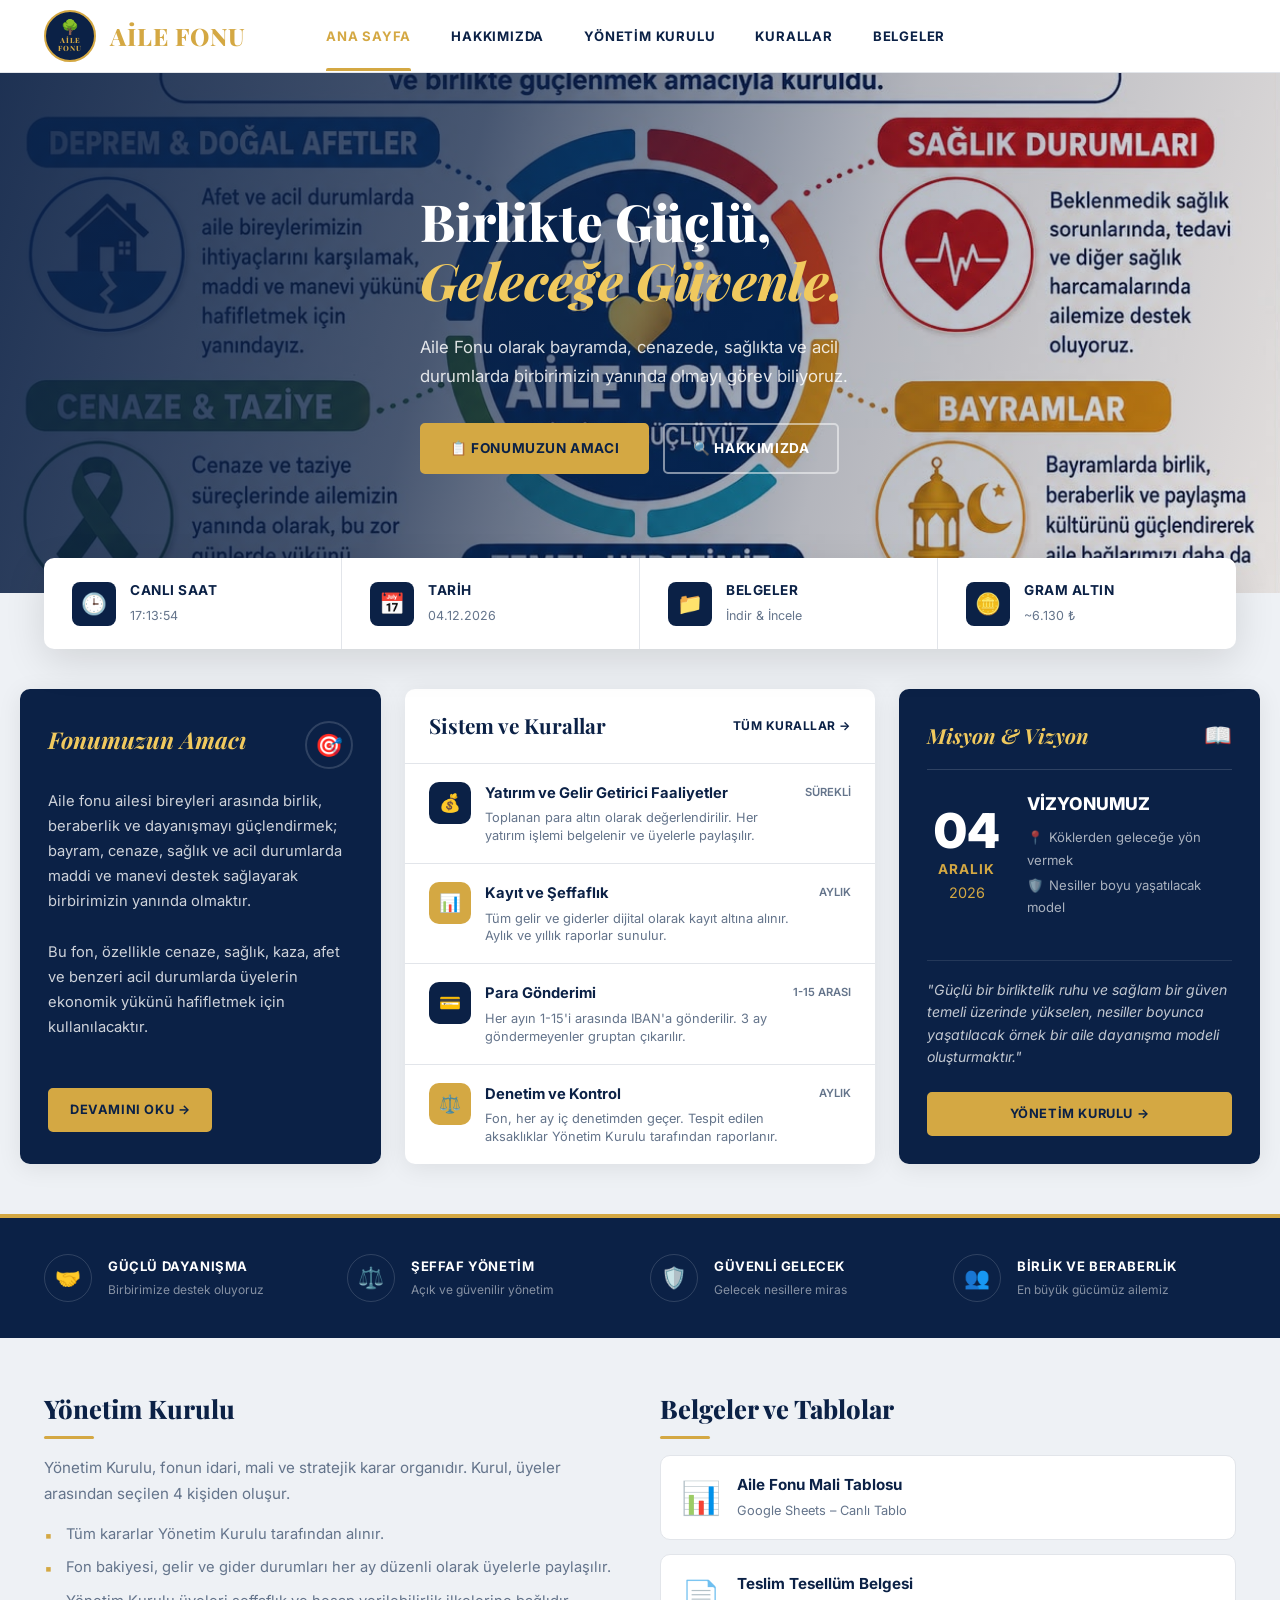
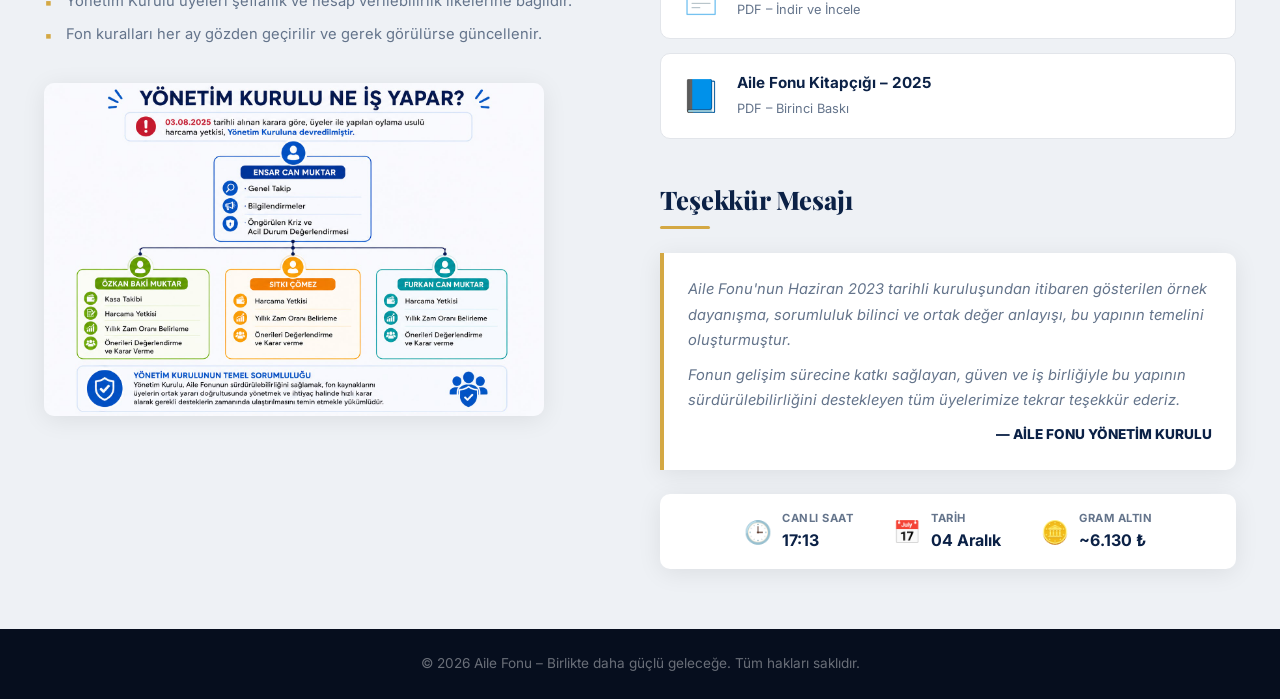
<file: index.html>
<!DOCTYPE html>
<html lang="tr">
<head>
  <meta charset="UTF-8"/>
  <meta name="viewport" content="width=device-width, initial-scale=1.0"/>
  <title>Aile Fonu – Birlikte Güçlü, Geleceğe Güvenle</title>
  <meta name="description" content="Aile Fonu; dayanışma, güven ve şeffaflık ilkeleri üzerine kurulmuş bir aile yardımlaşma yapısıdır."/>
  <link rel="preconnect" href="https://fonts.googleapis.com"/>
  <link rel="preconnect" href="https://fonts.gstatic.com" crossorigin/>
  <link href="https://fonts.googleapis.com/css2?family=Playfair+Display:ital,wght@0,600;0,700;0,800;0,900;1,700;1,800&family=Inter:wght@400;500;600;700;800&display=swap" rel="stylesheet"/>
  <link rel="stylesheet" href="style.css"/>
</head>
<body>

<!-- ==================== HEADER ==================== -->
<header class="site-header">
  <div class="container header-inner">
    <a href="#" class="logo-wrap">
      <div class="logo-circle">
        <div style="text-align:center;line-height:1.1;">
          <div style="font-size:0.9rem;">🌳</div>
          <div style="font-size:0.45rem;letter-spacing:1px;margin-top:2px;">AİLE<br>FONU</div>
        </div>
      </div>
      <span class="logo-title">AİLE FONU</span>
    </a>
    
    <button class="mobile-toggle" id="mobileToggle" aria-label="Menü">☰</button>
    
    <nav class="main-nav" id="mainNav">
      <ul>
        <li><a href="#" class="active">ANA SAYFA</a></li>
        <li><a href="#amac">HAKKIMIZDA</a></li>
        <li><a href="#yonetim">YÖNETİM KURULU</a></li>
        <li><a href="#kurallar">KURALLAR</a></li>
        <li><a href="#belgeler">BELGELER</a></li>
      </ul>
    </nav>
  </div>
</header>

<!-- ==================== HERO ==================== -->
<section class="hero">
  <div class="container">
    <div class="hero-inner">
      <h2>Birlikte Güçlü,<br><em>Geleceğe Güvenle.</em></h2>
      <p>Aile Fonu olarak bayramda, cenazede, sağlıkta ve acil durumlarda birbirimizin yanında olmayı görev biliyoruz.</p>
      <div class="hero-btns">
        <a href="#amac" class="btn btn-gold">📋 FONUMUZUN AMACI</a>
        <a href="#misyon" class="btn btn-outline-white">🔍 HAKKIMIZDA</a>
      </div>
    </div>
  </div>
  <div class="hero-dots">
    <span class="active"></span>
    <span></span>
    <span></span>
  </div>
</section>

<!-- ==================== QUICK NAV BAR ==================== -->
<div class="container quick-nav-wrap">
  <div class="quick-nav">
    <a href="#amac" class="qn-item">
      <div class="qn-icon">🕒</div>
      <div class="qn-text">
        <strong>CANLI SAAT</strong>
        <span id="liveTime">--:--:--</span>
      </div>
    </a>
    <a href="#kurallar" class="qn-item">
      <div class="qn-icon">📅</div>
      <div class="qn-text">
        <strong id="liveDate">TARİH</strong>
        <span id="liveDateSub">--.--.----</span>
      </div>
    </a>
    <a href="#belgeler" class="qn-item">
      <div class="qn-icon">📁</div>
      <div class="qn-text">
        <strong>BELGELER</strong>
        <span>İndir &amp; İncele</span>
      </div>
    </a>
    <div class="qn-item">
      <div class="qn-icon">🪙</div>
      <div class="qn-text">
        <strong>GRAM ALTIN</strong>
        <span id="goldPrice">Yükleniyor...</span>
      </div>
    </div>
  </div>
</div>

<!-- ==================== 3-COLUMN CARDS ==================== -->
<section class="main-section container">
  <div class="grid-3">
    
    <!-- LEFT: Fonumuzun Amacı -->
    <div class="card card-navy" id="amac">
      <div class="card-navy-header">
        <h3>Fonumuzun Amacı</h3>
        <div class="header-icon">🎯</div>
      </div>
      <p>Aile fonu ailesi bireyleri arasında birlik, beraberlik ve dayanışmayı güçlendirmek; bayram, cenaze, sağlık ve acil durumlarda maddi ve manevi destek sağlayarak birbirimizin yanında olmaktır.</p>
      <br>
      <p>Bu fon, özellikle cenaze, sağlık, kaza, afet ve benzeri acil durumlarda üyelerin ekonomik yükünü hafifletmek için kullanılacaktır.</p>
      <div class="card-btn">
        <a href="#misyon" class="btn btn-gold btn-sm">DEVAMINI OKU →</a>
      </div>
    </div>

    <!-- MIDDLE: Son Kurallar -->
    <div class="card card-white" id="kurallar">
      <div class="card-white-header">
        <h3>Sistem ve Kurallar</h3>
        <a href="#yonetim">TÜM KURALLAR →</a>
      </div>
      <div class="announce-list">
        
        <div class="announce-item">
          <div class="announce-icon blue">💰</div>
          <div class="announce-body">
            <h4>Yatırım ve Gelir Getirici Faaliyetler</h4>
            <p>Toplanan para altın olarak değerlendirilir. Her yatırım işlemi belgelenir ve üyelerle paylaşılır.</p>
          </div>
          <div class="announce-date">Sürekli</div>
        </div>

        <div class="announce-item">
          <div class="announce-icon gold">📊</div>
          <div class="announce-body">
            <h4>Kayıt ve Şeffaflık</h4>
            <p>Tüm gelir ve giderler dijital olarak kayıt altına alınır. Aylık ve yıllık raporlar sunulur.</p>
          </div>
          <div class="announce-date">Aylık</div>
        </div>

        <div class="announce-item">
          <div class="announce-icon blue">💳</div>
          <div class="announce-body">
            <h4>Para Gönderimi</h4>
            <p>Her ayın 1-15'i arasında IBAN'a gönderilir. 3 ay göndermeyenler gruptan çıkarılır.</p>
          </div>
          <div class="announce-date">1-15 Arası</div>
        </div>

        <div class="announce-item">
          <div class="announce-icon gold">⚖️</div>
          <div class="announce-body">
            <h4>Denetim ve Kontrol</h4>
            <p>Fon, her ay iç denetimden geçer. Tespit edilen aksaklıklar Yönetim Kurulu tarafından raporlanır.</p>
          </div>
          <div class="announce-date">Aylık</div>
        </div>

      </div>
    </div>

    <!-- RIGHT: Misyon & Vizyon -->
    <div class="card card-navy card-navy-right" id="misyon">
      <div class="card-white-header">
        <h3>Misyon &amp; Vizyon</h3>
        <span>📖</span>
      </div>

      <div class="event-block">
        <div class="event-cal">
          <div class="day" id="calDay">--</div>
          <div class="month" id="calMonth">---</div>
          <div class="year" id="calYear">----</div>
        </div>
        <div class="event-detail">
          <h4>VİZYONUMUZ</h4>
          <p><span>📍</span>Köklerden geleceğe yön vermek</p>
          <p><span>🛡️</span>Nesiller boyu yaşatılacak model</p>
        </div>
      </div>

      <p class="quote-text">"Güçlü bir birliktelik ruhu ve sağlam bir güven temeli üzerinde yükselen, nesiller boyunca yaşatılacak örnek bir aile dayanışma modeli oluşturmaktır."</p>
      
      <div class="card-btn" style="margin-top:auto; padding-top:20px;">
        <a href="#yonetim" class="btn btn-gold btn-sm" style="width:100%;text-align:center;justify-content:center;">YÖNETİM KURULU →</a>
      </div>
    </div>
    
  </div>
</section>

<!-- ==================== VALUES STRIP ==================== -->
<div class="values-strip">
  <div class="container">
    <div class="values-grid">
      <div class="val-item">
        <div class="val-icon">🤝</div>
        <div class="val-text">
          <h5>GÜÇLÜ DAYANIŞMA</h5>
          <p>Birbirimize destek oluyoruz</p>
        </div>
      </div>
      <div class="val-item">
        <div class="val-icon">⚖️</div>
        <div class="val-text">
          <h5>ŞEFFAF YÖNETİM</h5>
          <p>Açık ve güvenilir yönetim</p>
        </div>
      </div>
      <div class="val-item">
        <div class="val-icon">🛡️</div>
        <div class="val-text">
          <h5>GÜVENLİ GELECEK</h5>
          <p>Gelecek nesillere miras</p>
        </div>
      </div>
      <div class="val-item">
        <div class="val-icon">👥</div>
        <div class="val-text">
          <h5>BİRLİK VE BERABERLİK</h5>
          <p>En büyük gücümüz ailemiz</p>
        </div>
      </div>
    </div>
  </div>
</div>

<!-- ==================== BOTTOM: YÖNETİM + BELGELER ==================== -->
<section class="bottom-section" id="yonetim">
  <div class="container">
    <div class="grid-2">
      
      <!-- Sol: Yönetim Kurulu -->
      <div class="content-block">
        <h3>Yönetim Kurulu</h3>
        <p>Yönetim Kurulu, fonun idari, mali ve stratejik karar organıdır. Kurul, üyeler arasından seçilen 4 kişiden oluşur.</p>
        <ul>
          <li>Tüm kararlar Yönetim Kurulu tarafından alınır.</li>
          <li>Fon bakiyesi, gelir ve gider durumları her ay düzenli olarak üyelerle paylaşılır.</li>
          <li>Yönetim Kurulu üyeleri şeffaflık ve hesap verilebilirlik ilkelerine bağlıdır.</li>
          <li>Fon kuralları her ay gözden geçirilir ve gerek görülürse güncellenir.</li>
        </ul>
        <img src="yonetım.jpeg" alt="Yönetim Kurulu Görev Dağılımı"/>
      </div>
      
      <!-- Sağ: Belgeler & Teşekkür -->
      <div class="content-block" id="belgeler">
        <h3>Belgeler ve Tablolar</h3>
        <div class="doc-stack">
          <a href="https://docs.google.com/spreadsheets/d/1FbXfVI0zXt9DeA3XBlz2Jah3Ydo73ajED_HU7g2vmRY/edit?gid=233150385#gid=233150385" target="_blank" class="doc-card">
            <span class="doc-card-icon">📊</span>
            <div class="doc-card-text">
              <strong>Aile Fonu Mali Tablosu</strong>
              <span>Google Sheets – Canlı Tablo</span>
            </div>
          </a>
          <a href="teslim-tesellum.pdf" target="_blank" class="doc-card">
            <span class="doc-card-icon">📄</span>
            <div class="doc-card-text">
              <strong>Teslim Tesellüm Belgesi</strong>
              <span>PDF – İndir ve İncele</span>
            </div>
          </a>
          <a href="kitapcik.pdf" target="_blank" class="doc-card">
            <span class="doc-card-icon">📘</span>
            <div class="doc-card-text">
              <strong>Aile Fonu Kitapçığı – 2025</strong>
              <span>PDF – Birinci Baskı</span>
            </div>
          </a>
        </div>

        <h3 style="margin-top:40px;">Teşekkür Mesajı</h3>
        <div class="tesekkur-box">
          <p>Aile Fonu'nun Haziran 2023 tarihli kuruluşundan itibaren gösterilen örnek dayanışma, sorumluluk bilinci ve ortak değer anlayışı, bu yapının temelini oluşturmuştur.</p>
          <p>Fonun gelişim sürecine katkı sağlayan, güven ve iş birliğiyle bu yapının sürdürülebilirliğini destekleyen tüm üyelerimize tekrar teşekkür ederiz.</p>
          <p class="imza">— AİLE FONU YÖNETİM KURULU</p>
        </div>

        <!-- Canlı Saat / Altın Widget -->
        <div class="widget-bar">
          <div class="wb-item">
            <span class="wb-icon">🕒</span>
            <div>
              <div class="wb-label">Canlı Saat</div>
              <div class="wb-value" id="widgetTime">--:--</div>
            </div>
          </div>
          <div class="wb-item">
            <span class="wb-icon">📅</span>
            <div>
              <div class="wb-label">Tarih</div>
              <div class="wb-value" id="widgetDate">--.--</div>
            </div>
          </div>
          <div class="wb-item">
            <span class="wb-icon">🪙</span>
            <div>
              <div class="wb-label">Gram Altın</div>
              <div class="wb-value" id="widgetGold">...</div>
            </div>
          </div>
        </div>

      </div>
    </div>
  </div>
</section>

<!-- ==================== FOOTER ==================== -->
<footer class="site-footer">
  <div class="container">
    <p>&copy; 2026 Aile Fonu – Birlikte daha güçlü geleceğe. Tüm hakları saklıdır.</p>
  </div>
</footer>

<script>
  // Mobile Nav
  document.getElementById('mobileToggle').addEventListener('click', () => {
    document.getElementById('mainNav').classList.toggle('active');
  });

  // CANLI SAAT
  const monthNames = ["Ocak","Şubat","Mart","Nisan","Mayıs","Haziran","Temmuz","Ağustos","Eylül","Ekim","Kasım","Aralık"];
  
  function updateClock() {
    const now = new Date();
    const h = String(now.getHours()).padStart(2,'0');
    const m = String(now.getMinutes()).padStart(2,'0');
    const s = String(now.getSeconds()).padStart(2,'0');
    const d = String(now.getDate()).padStart(2,'0');
    const mo = String(now.getMonth()+1).padStart(2,'0');
    const y = now.getFullYear();

    const timeStr = `${h}:${m}:${s}`;
    const dateStr = `${d}.${mo}.${y}`;

    // Quick nav bar
    document.getElementById('liveTime').textContent = timeStr;
    document.getElementById('liveDateSub').textContent = dateStr;
    
    // Calendar in right card
    document.getElementById('calDay').textContent = d;
    document.getElementById('calMonth').textContent = monthNames[now.getMonth()].toUpperCase();
    document.getElementById('calYear').textContent = y;

    // Bottom widget
    document.getElementById('widgetTime').textContent = `${h}:${m}`;
    document.getElementById('widgetDate').textContent = `${d} ${monthNames[now.getMonth()]}`;
  }
  setInterval(updateClock, 1000);
  updateClock();

  // ===== CANLI ALTIN KURU - GRAMVEY WEBSOCKET =====
  // Gramvey: Ücretsiz, CORS sorunu yok, her 2 saniyede bir canlı güncelleme
  function setGoldPrice(price) {
    const formatted = parseFloat(price).toLocaleString('tr-TR', {minimumFractionDigits:2, maximumFractionDigits:2}) + ' ₺';
    document.getElementById('goldPrice').textContent = formatted;
    document.getElementById('widgetGold').textContent = formatted;
  }

  function connectGoldSocket() {
    try {
      const socket = new WebSocket('wss://goldpricesocket.gramvey.com');
      
      socket.onmessage = function(message) {
        try {
          const data = JSON.parse(message.data);
          // Gram Altın verisini bul (genelde ilk eleman veya "gram-altin" anahtarı)
          if (Array.isArray(data)) {
            const gram = data.find(item => 
              (item.name && item.name.toLowerCase().includes('gram')) ||
              (item.code && item.code.toLowerCase().includes('gram'))
            );
            if (gram && (gram.selling || gram.spiPrice || gram.price)) {
              setGoldPrice(gram.selling || gram.spiPrice || gram.price);
              return;
            }
            // İlk elemandaki satış fiyatını al
            if (data[0] && (data[0].selling || data[0].spiPrice)) {
              setGoldPrice(data[0].selling || data[0].spiPrice);
              return;
            }
          } else if (typeof data === 'object') {
            // Obje formatında ise gram-altin anahtarını ara
            const keys = Object.keys(data);
            const gramKey = keys.find(k => k.toLowerCase().includes('gram'));
            if (gramKey && data[gramKey]) {
              const val = data[gramKey].selling || data[gramKey].spiPrice || data[gramKey].price || data[gramKey];
              if (typeof val === 'number' || !isNaN(parseFloat(val))) {
                setGoldPrice(val);
                return;
              }
            }
          }
        } catch(e) { console.log('Gramvey parse hatası:', e); }
      };

      socket.onerror = function() {
        console.log('WebSocket hatası, REST API deneniyor...');
        fetchGoldREST();
      };

      socket.onclose = function() {
        // 10 saniye sonra tekrar bağlan
        setTimeout(connectGoldSocket, 10000);
      };
    } catch(e) {
      fetchGoldREST();
    }
  }

  // REST API Fallback
  async function fetchGoldREST() {
    try {
      const r = await fetch('https://goldapi.gramvey.com/golds');
      if (r.ok) {
        const data = await r.json();
        if (Array.isArray(data)) {
          const gram = data.find(item => item.name && item.name.toLowerCase().includes('gram'));
          if (gram) { setGoldPrice(gram.selling || gram.price); return; }
        }
      }
    } catch(e) {}
    try {
      const r = await fetch('https://finans.truncgil.com/today.json');
      if (r.ok) {
        const d = await r.json();
        if (d && d["Gram Altın"]) { setGoldPrice(d["Gram Altın"]["Satış"].replace('.','').replace(',','.')); return; }
      }
    } catch(e) {}
    // Son fallback
    document.getElementById('goldPrice').textContent = '~6.130 ₺';
    document.getElementById('widgetGold').textContent = '~6.130 ₺';
  }

  // Başlat
  connectGoldSocket();
</script>

</body>
</html>
</file>
<file: style.css>
/* ===== RESET & BASE ===== */
*, *::before, *::after { box-sizing: border-box; margin: 0; padding: 0; }
html { scroll-behavior: smooth; }
body {
  font-family: 'Inter', sans-serif;
  background: #eef1f5;
  color: #333;
  overflow-x: hidden;
  line-height: 1.6;
}
:root {
  --navy: #0b2146;
  --navy-light: #132d5e;
  --gold: #d4a843;
  --gold-light: #f0c95e;
  --gold-dark: #b58d2e;
  --white: #ffffff;
  --bg: #eef1f5;
  --text: #1e293b;
  --text-muted: #64748b;
  --border: #e2e5ea;
  --shadow: 0 4px 24px rgba(0,0,0,0.08);
  --shadow-lg: 0 12px 40px rgba(0,0,0,0.12);
  --radius: 10px;
}
.container { max-width: 1240px; margin: 0 auto; padding: 0 24px; }

/* ===== HEADER ===== */
.site-header {
  background: var(--white);
  border-bottom: 1px solid var(--border);
  position: sticky; top: 0; z-index: 100;
}
.header-inner {
  display: flex; align-items: center; height: 72px;
}
.logo-wrap {
  display: flex; align-items: center; gap: 14px;
  text-decoration: none; margin-right: 60px; flex-shrink: 0;
}
.logo-circle {
  width: 52px; height: 52px;
  background: var(--navy);
  border: 2px solid var(--gold);
  border-radius: 50%;
  display: flex; align-items: center; justify-content: center;
  color: var(--gold); font-size: 1.3rem;
  font-family: 'Playfair Display', serif; font-weight: 800;
  line-height: 1;
}
.logo-circle span { font-size: 0.55rem; display: block; color: var(--gold); }
.logo-title {
  font-family: 'Playfair Display', serif;
  font-size: 1.5rem; font-weight: 800; color: var(--gold);
  letter-spacing: 1px;
}
.main-nav { flex: 1; }
.main-nav ul {
  display: flex; gap: 0; list-style: none;
}
.main-nav li a {
  display: block; padding: 24px 20px;
  text-decoration: none; color: var(--navy);
  font-size: 0.82rem; font-weight: 700;
  letter-spacing: 0.8px; text-transform: uppercase;
  position: relative; transition: color 0.2s;
}
.main-nav li a:hover,
.main-nav li a.active {
  color: var(--gold);
}
.main-nav li a.active::after {
  content: ''; position: absolute; bottom: 0; left: 20px; right: 20px;
  height: 3px; background: var(--gold); border-radius: 2px 2px 0 0;
}
.mobile-toggle {
  display: none; background: none; border: none;
  font-size: 1.6rem; color: var(--navy); cursor: pointer;
  margin-left: auto;
}

/* ===== HERO ===== */
.hero {
  position: relative;
  min-height: 520px;
  background: url('WhatsApp Image 2026-06-26 at 21.54.14.jpeg') center/cover no-repeat;
  display: flex; align-items: center;
  overflow: hidden;
}
.hero::before {
  content: '';
  position: absolute; inset: 0;
  background: linear-gradient(105deg,
    rgba(11,33,70,0.92) 0%,
    rgba(11,33,70,0.75) 35%,
    rgba(11,33,70,0.3) 65%,
    rgba(11,33,70,0.1) 100%
  );
}
.hero-inner {
  position: relative; z-index: 2;
  max-width: 580px; padding: 80px 0 80px 0;
  color: var(--white);
}
.hero h2 {
  font-family: 'Playfair Display', serif;
  font-size: 3.2rem; font-weight: 800;
  line-height: 1.15; margin-bottom: 24px;
}
.hero h2 em {
  color: var(--gold-light); font-style: italic;
}
.hero p {
  font-size: 1.05rem; line-height: 1.7;
  color: rgba(255,255,255,0.85);
  margin-bottom: 32px; max-width: 440px;
}
.hero-btns { display: flex; gap: 14px; flex-wrap: wrap; }
.btn {
  display: inline-flex; align-items: center; gap: 8px;
  padding: 13px 28px; border-radius: 5px;
  font-weight: 700; font-size: 0.85rem; letter-spacing: 0.6px;
  text-decoration: none; text-transform: uppercase;
  transition: all 0.25s; cursor: pointer; border: 2px solid transparent;
}
.btn-gold {
  background: var(--gold); color: var(--navy); border-color: var(--gold);
}
.btn-gold:hover { background: var(--gold-dark); border-color: var(--gold-dark); }
.btn-outline-white {
  background: transparent; color: var(--white); border-color: rgba(255,255,255,0.5);
}
.btn-outline-white:hover { background: rgba(255,255,255,0.1); border-color: var(--white); }
.btn-sm { padding: 10px 20px; font-size: 0.8rem; }
.btn-gold-outline {
  background: transparent; color: var(--gold); border: 2px solid var(--gold);
}
.btn-gold-outline:hover { background: var(--gold); color: var(--navy); }

/* Slider dots */
.hero-dots {
  position: absolute; bottom: 20px;
  left: 50%; transform: translateX(-50%);
  z-index: 3; display: flex; gap: 8px;
}
.hero-dots span {
  width: 10px; height: 10px; border-radius: 50%;
  background: rgba(255,255,255,0.4);
}
.hero-dots span.active { background: var(--white); }

/* ===== QUICK NAV BAR ===== */
.quick-nav-wrap { margin-top: -35px; position: relative; z-index: 10; }
.quick-nav {
  background: var(--white);
  border-radius: var(--radius);
  box-shadow: var(--shadow-lg);
  display: grid; grid-template-columns: repeat(4, 1fr);
  overflow: hidden;
}
.qn-item {
  display: flex; align-items: center; gap: 14px;
  padding: 22px 28px;
  border-right: 1px solid var(--border);
  text-decoration: none; color: var(--text);
  transition: background 0.2s;
}
.qn-item:last-child { border-right: none; }
.qn-item:hover { background: #f8f9fb; }
.qn-icon {
  width: 44px; height: 44px;
  background: var(--navy);
  border-radius: 8px;
  display: flex; align-items: center; justify-content: center;
  font-size: 1.3rem; flex-shrink: 0;
}
.qn-text strong {
  display: block; font-size: 0.85rem; color: var(--navy);
  text-transform: uppercase; letter-spacing: 0.5px;
}
.qn-text span {
  font-size: 0.78rem; color: var(--text-muted);
}

/* ===== 3 COLUMN SECTION ===== */
.main-section { padding: 40px 0 50px; }
.grid-3 {
  display: grid; grid-template-columns: 1fr 1.3fr 1fr;
  gap: 24px; align-items: stretch;
}

/* Card Base */
.card {
  border-radius: var(--radius);
  overflow: hidden;
  box-shadow: var(--shadow);
  display: flex; flex-direction: column;
}
.card-navy {
  background: var(--navy);
  color: var(--white);
  padding: 32px 28px;
}
.card-white {
  background: var(--white);
  color: var(--text);
  padding: 0;
}

/* Card Navy Header */
.card-navy-header {
  display: flex; justify-content: space-between; align-items: flex-start;
  margin-bottom: 20px;
}
.card-navy-header h3 {
  font-family: 'Playfair Display', serif;
  font-size: 1.45rem; font-weight: 700;
  color: var(--gold-light);
  font-style: italic;
}
.card-navy-header .header-icon {
  width: 48px; height: 48px;
  border: 2px solid rgba(255,255,255,0.15);
  border-radius: 50%;
  display: flex; align-items: center; justify-content: center;
  font-size: 1.4rem;
}
.card-navy p {
  font-size: 0.92rem; line-height: 1.7;
  color: rgba(255,255,255,0.8);
}
.card-navy .card-btn {
  margin-top: auto; padding-top: 24px;
}

/* Card White Header */
.card-white-header {
  display: flex; justify-content: space-between; align-items: center;
  padding: 20px 24px;
  border-bottom: 1px solid var(--border);
}
.card-white-header h3 {
  font-family: 'Playfair Display', serif;
  font-size: 1.3rem; font-weight: 700;
  color: var(--navy);
}
.card-white-header a {
  font-size: 0.75rem; color: var(--navy);
  text-decoration: none; font-weight: 700;
  text-transform: uppercase; letter-spacing: 0.5px;
}

/* Announcements List */
.announce-list { padding: 0; }
.announce-item {
  display: flex; align-items: flex-start; gap: 14px;
  padding: 18px 24px;
  border-bottom: 1px solid var(--border);
  transition: background 0.2s;
}
.announce-item:last-child { border-bottom: none; }
.announce-item:hover { background: #fafbfc; }
.announce-icon {
  width: 42px; height: 42px;
  border-radius: 10px;
  display: flex; align-items: center; justify-content: center;
  font-size: 1.1rem; flex-shrink: 0;
}
.announce-icon.blue { background: var(--navy); color: var(--white); }
.announce-icon.gold { background: var(--gold); color: var(--navy); }
.announce-body { flex: 1; }
.announce-body h4 {
  font-size: 0.92rem; font-weight: 700;
  color: var(--navy); margin-bottom: 4px;
}
.announce-body p {
  font-size: 0.8rem; color: var(--text-muted);
  line-height: 1.4; margin: 0;
}
.announce-date {
  font-size: 0.7rem; color: var(--text-muted);
  white-space: nowrap; padding-top: 2px;
  text-transform: uppercase; font-weight: 600;
}

/* Right Card - Misyon */
.card-navy-right { padding: 28px; }
.card-navy-right .card-white-header {
  border-bottom-color: rgba(255,255,255,0.15);
  padding: 0 0 16px 0; margin-bottom: 20px;
}
.card-navy-right .card-white-header h3 {
  color: var(--gold-light); font-style: italic;
}
.card-navy-right .card-white-header span {
  font-size: 1.4rem;
}

/* Event Block */
.event-block {
  display: flex; gap: 20px; align-items: center;
  margin-bottom: 20px;
}
.event-cal {
  text-align: center; flex-shrink: 0;
  min-width: 80px;
}
.event-cal .day {
  font-size: 3rem; font-weight: 900; color: var(--white); line-height: 1;
}
.event-cal .month {
  font-size: 0.85rem; font-weight: 700; color: var(--gold); letter-spacing: 1px;
  text-transform: uppercase; margin-top: 4px;
}
.event-cal .year {
  font-size: 0.9rem; color: var(--gold);
}
.event-detail h4 {
  font-size: 1.1rem; font-weight: 800; color: var(--white);
  text-transform: uppercase; margin-bottom: 8px;
}
.event-detail p {
  font-size: 0.82rem; color: rgba(255,255,255,0.65);
  margin: 3px 0;
}
.event-detail p span { margin-right: 6px; }

.card-navy-right .quote-text {
  font-size: 0.88rem; color: rgba(255,255,255,0.75);
  font-style: italic; line-height: 1.6;
  border-top: 1px solid rgba(255,255,255,0.1);
  padding-top: 18px; margin-top: 18px;
}

/* ===== VALUES STRIP ===== */
.values-strip {
  background: var(--navy);
  border-top: 4px solid var(--gold);
  padding: 36px 0;
}
.values-grid {
  display: grid; grid-template-columns: repeat(4, 1fr);
  gap: 20px;
}
.val-item {
  display: flex; align-items: center; gap: 16px;
}
.val-icon {
  width: 48px; height: 48px;
  border: 1px solid rgba(255,255,255,0.15);
  border-radius: 50%;
  display: flex; align-items: center; justify-content: center;
  font-size: 1.3rem; flex-shrink: 0;
}
.val-text h5 {
  font-size: 0.82rem; font-weight: 700; color: var(--white);
  text-transform: uppercase; letter-spacing: 0.6px;
  margin-bottom: 3px;
}
.val-text p {
  font-size: 0.75rem; color: rgba(255,255,255,0.5); margin: 0;
}

/* ===== BOTTOM SECTION ===== */
.bottom-section {
  padding: 50px 0 60px;
  background: var(--bg);
}
.grid-2 {
  display: grid; grid-template-columns: 1fr 1fr;
  gap: 40px;
}
.content-block h3 {
  font-family: 'Playfair Display', serif;
  font-size: 1.6rem; font-weight: 800; color: var(--navy);
  margin-bottom: 16px; position: relative;
  padding-bottom: 10px;
}
.content-block h3::after {
  content: ''; position: absolute; bottom: 0; left: 0;
  width: 50px; height: 3px; background: var(--gold); border-radius: 2px;
}
.content-block p {
  font-size: 0.95rem; color: var(--text-muted); margin-bottom: 12px; line-height: 1.7;
}
.content-block ul {
  list-style: none; margin: 16px 0;
}
.content-block ul li {
  position: relative; padding-left: 22px;
  margin-bottom: 10px; font-size: 0.92rem; color: var(--text-muted);
}
.content-block ul li::before {
  content: '▪'; position: absolute; left: 0; color: var(--gold);
  font-size: 1rem; top: 0;
}
.content-block img {
  width: 100%; max-width: 500px;
  border-radius: var(--radius);
  box-shadow: var(--shadow);
  margin-top: 20px;
}

/* Document Cards */
.doc-stack { display: flex; flex-direction: column; gap: 14px; margin-top: 16px; }
.doc-card {
  display: flex; align-items: center; gap: 16px;
  background: var(--white); border: 1px solid var(--border);
  padding: 16px 20px; border-radius: var(--radius);
  text-decoration: none; color: var(--text);
  transition: all 0.25s;
}
.doc-card:hover {
  border-color: var(--navy);
  box-shadow: var(--shadow);
  transform: translateX(4px);
}
.doc-card-icon { font-size: 2rem; flex-shrink: 0; }
.doc-card-text strong { display: block; color: var(--navy); font-size: 0.95rem; }
.doc-card-text span { font-size: 0.8rem; color: var(--text-muted); }

/* Teşekkür Box */
.tesekkur-box {
  background: var(--white);
  border-left: 4px solid var(--gold);
  padding: 24px; border-radius: 0 var(--radius) var(--radius) 0;
  box-shadow: var(--shadow);
  margin-top: 24px;
}
.tesekkur-box p {
  font-size: 0.92rem; color: var(--text-muted);
  font-style: italic; line-height: 1.7; margin-bottom: 10px;
}
.tesekkur-box .imza {
  text-align: right; font-style: normal; font-weight: 800;
  color: var(--navy); font-size: 0.85rem; margin: 0;
}

/* Widget Bar (Saat, Tarih, Altın) */
.widget-bar {
  background: var(--white);
  border-radius: var(--radius);
  box-shadow: var(--shadow);
  padding: 16px 24px;
  display: flex; align-items: center; justify-content: center;
  gap: 40px; margin-top: 24px;
}
.wb-item {
  display: flex; align-items: center; gap: 10px;
}
.wb-item .wb-icon { font-size: 1.4rem; }
.wb-item .wb-label {
  font-size: 0.7rem; text-transform: uppercase;
  color: var(--text-muted); font-weight: 700; letter-spacing: 0.5px;
}
.wb-item .wb-value {
  font-size: 1rem; font-weight: 700; color: var(--navy);
}

/* ===== FOOTER ===== */
.site-footer {
  background: #060e1e;
  color: rgba(255,255,255,0.4);
  text-align: center;
  padding: 24px 0;
  font-size: 0.85rem;
}

/* ===== RESPONSIVE ===== */
@media (max-width: 1024px) {
  .grid-3 { grid-template-columns: 1fr; }
  .quick-nav { grid-template-columns: 1fr 1fr; }
  .values-grid { grid-template-columns: 1fr 1fr; }
}
@media (max-width: 768px) {
  .main-nav {
    display: none; position: absolute; top: 72px; left: 0; right: 0;
    background: var(--white); box-shadow: var(--shadow-lg); z-index: 200;
  }
  .main-nav.active { display: block; }
  .main-nav ul { flex-direction: column; padding: 16px; gap: 0; }
  .main-nav li a { padding: 14px 16px; }
  .mobile-toggle { display: block; }
  .hero h2 { font-size: 2.4rem; }
  .quick-nav { grid-template-columns: 1fr; }
  .grid-2 { grid-template-columns: 1fr; }
  .values-grid { grid-template-columns: 1fr; }
  .hero-inner { padding: 60px 0; }
  .widget-bar { flex-direction: column; gap: 16px; }
}
</file>
